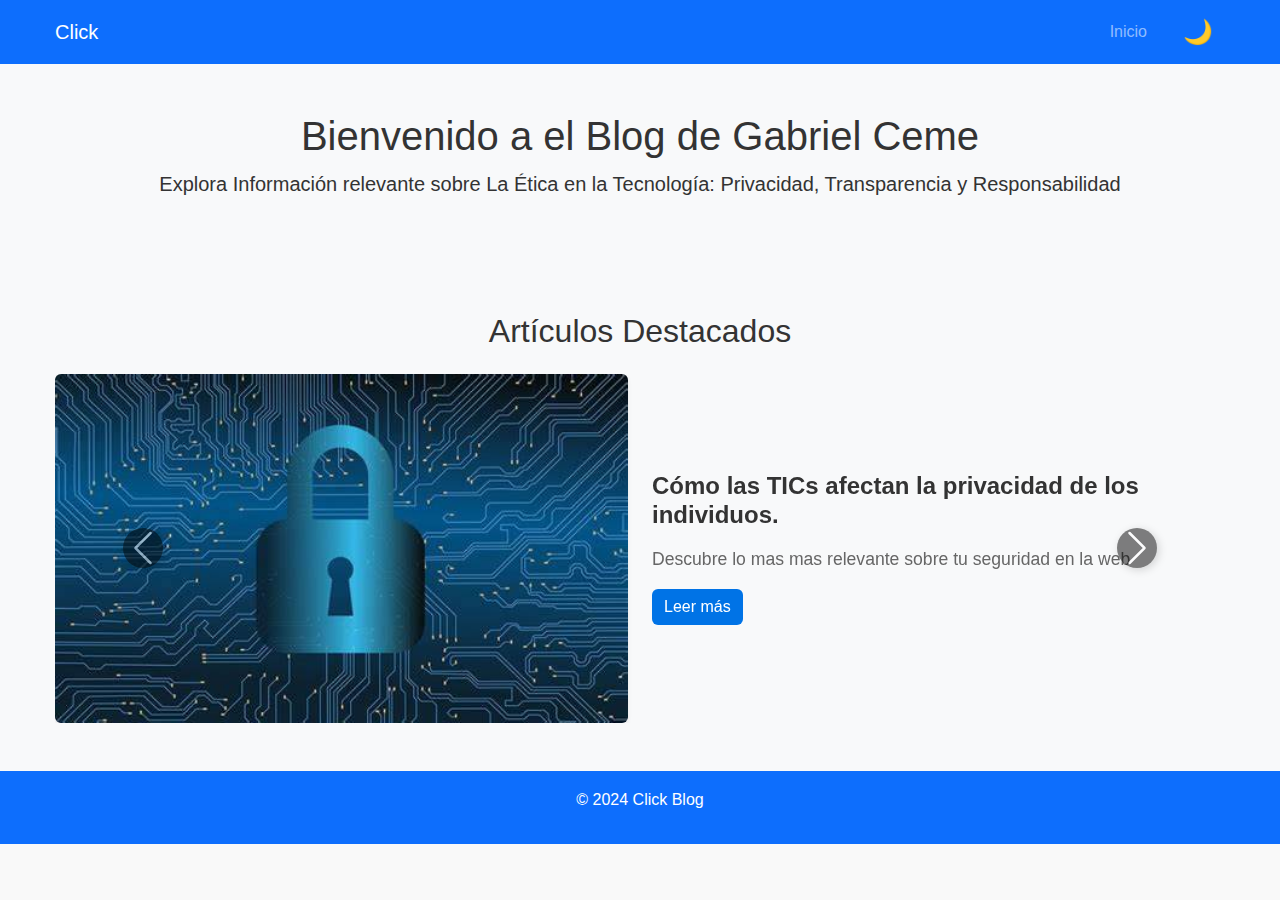
<file: index.html>
<!DOCTYPE html>
<html lang="en">
<head>
  <meta charset="UTF-8">
  <meta name="viewport" content="width=device-width, initial-scale=1.0">
  <title>Click Blog</title>
  <link href="https://cdn.jsdelivr.net/npm/bootstrap@5.3.0-alpha1/dist/css/bootstrap.min.css" rel="stylesheet">
  <link rel="stylesheet" href="styles.css">
</head>
<body>

<!-- Encabezado -->
<nav class="navbar navbar-expand-lg navbar-dark bg-primary sticky-top">
  <div class="container">
    <a class="navbar-brand" href="#">Click</a>
    <button class="navbar-toggler" type="button" data-bs-toggle="collapse" data-bs-target="#navbarNav" aria-controls="navbarNav" aria-expanded="false" aria-label="Toggle navigation">
      <span class="navbar-toggler-icon"></span>
    </button>
    <div class="collapse navbar-collapse" id="navbarNav">
      <ul class="navbar-nav ms-auto">
        <li class="nav-item"><a class="nav-link" href="#home">Inicio</a></li>
      </ul>
      <button class="btn btn-outline-light ms-3" id="theme-toggle">🌙</button>
    </div>
  </div>
</nav>

<!-- Hero Section -->
<section id="home" class="bg-light text-center py-5">
  <div class="container">
    <h1>Bienvenido a el Blog de Gabriel Ceme</h1>
    <p class="lead">Explora Información relevante sobre La Ética en la Tecnología: Privacidad, Transparencia y Responsabilidad</p>
  </div>
</section>

<!-- Artículos -->
<section id="articles" class="py-5 bg-light">
  <div class="container">
    <h2 class="text-center mb-4">Artículos Destacados</h2>
    <div id="articlesCarousel" class="carousel slide" data-bs-ride="carousel">
      <div class="carousel-inner">
        <!-- Artículo 1 -->
        <div class="carousel-item active">
          <div class="row align-items-center">
            <div class="col-md-6">
              <img src="imagenes/seguridad2.jpg" class="d-block w-100 rounded shadow-sm" alt="Artículo 1">
            </div>
            <div class="col-md-6">
              <h3>Cómo las TICs afectan la privacidad de los individuos.</h3>
              <p>Descubre lo mas mas relevante sobre tu seguridad en la web</p>
              <a href="articulo1.html" class="btn btn-primary">Leer más</a>
            </div>
          </div>
        </div>
        <!-- Artículo 2 -->
        <div class="carousel-item">
          <div class="row align-items-center">
            <div class="col-md-6">
              <img src="imagenes/gdpr2.jpg" class="d-block w-100 rounded shadow-sm" alt="Artículo 2">
            </div>
            <div class="col-md-6">
              <h3>El papel de las leyes y regulaciones sobre la protección de datos (como GDPR).</h3>
              <p>La ley que te protege mientras navegas!</p>
              <a href="articulo2.html" class="btn btn-primary">Leer más</a>
            </div>
          </div>
        </div>
        <!-- Artículo 3 -->
        <div class="carousel-item">
          <div class="row align-items-center">
            <div class="col-md-6">
              <img src="imagenes/algoritmo1.jpg" class="d-block w-100 rounded shadow-sm" alt="Artículo 3">
            </div>
            <div class="col-md-6">
              <h3>El impacto de las decisiones algorítmicas y la transparencia en los sistemas tecnológicos.
                 </h3>
              <p>¿Cómo afectan los algoritmos tu vida? Descubre la importancia de la transparencia y la ética en las decisiones tecnológicas para un futuro más justo y confiable.</p>
              <a href="articulo3.html" class="btn btn-primary">Leer más</a>
            </div>
          </div>
        </div>
      </div>
      <!-- Controles del Carrusel -->
      <button class="carousel-control-prev" type="button" data-bs-target="#articlesCarousel" data-bs-slide="prev">
        <span class="carousel-control-prev-icon" aria-hidden="true"></span>
        <span class="visually-hidden">Anterior</span>
      </button>
      <button class="carousel-control-next" type="button" data-bs-target="#articlesCarousel" data-bs-slide="next">
        <span class="carousel-control-next-icon" aria-hidden="true"></span>
        <span class="visually-hidden">Siguiente</span>
      </button>
    </div>
  </div>
</section>

<!-- Footer -->
<footer class="bg-primary text-white text-center py-3">
  <p>&copy; 2024 Click Blog</p>
</footer>

<script src="https://cdn.jsdelivr.net/npm/bootstrap@5.3.0-alpha1/dist/js/bootstrap.bundle.min.js"></script>
<script src="scripts.js"></script>
</body>
</html>
</file>
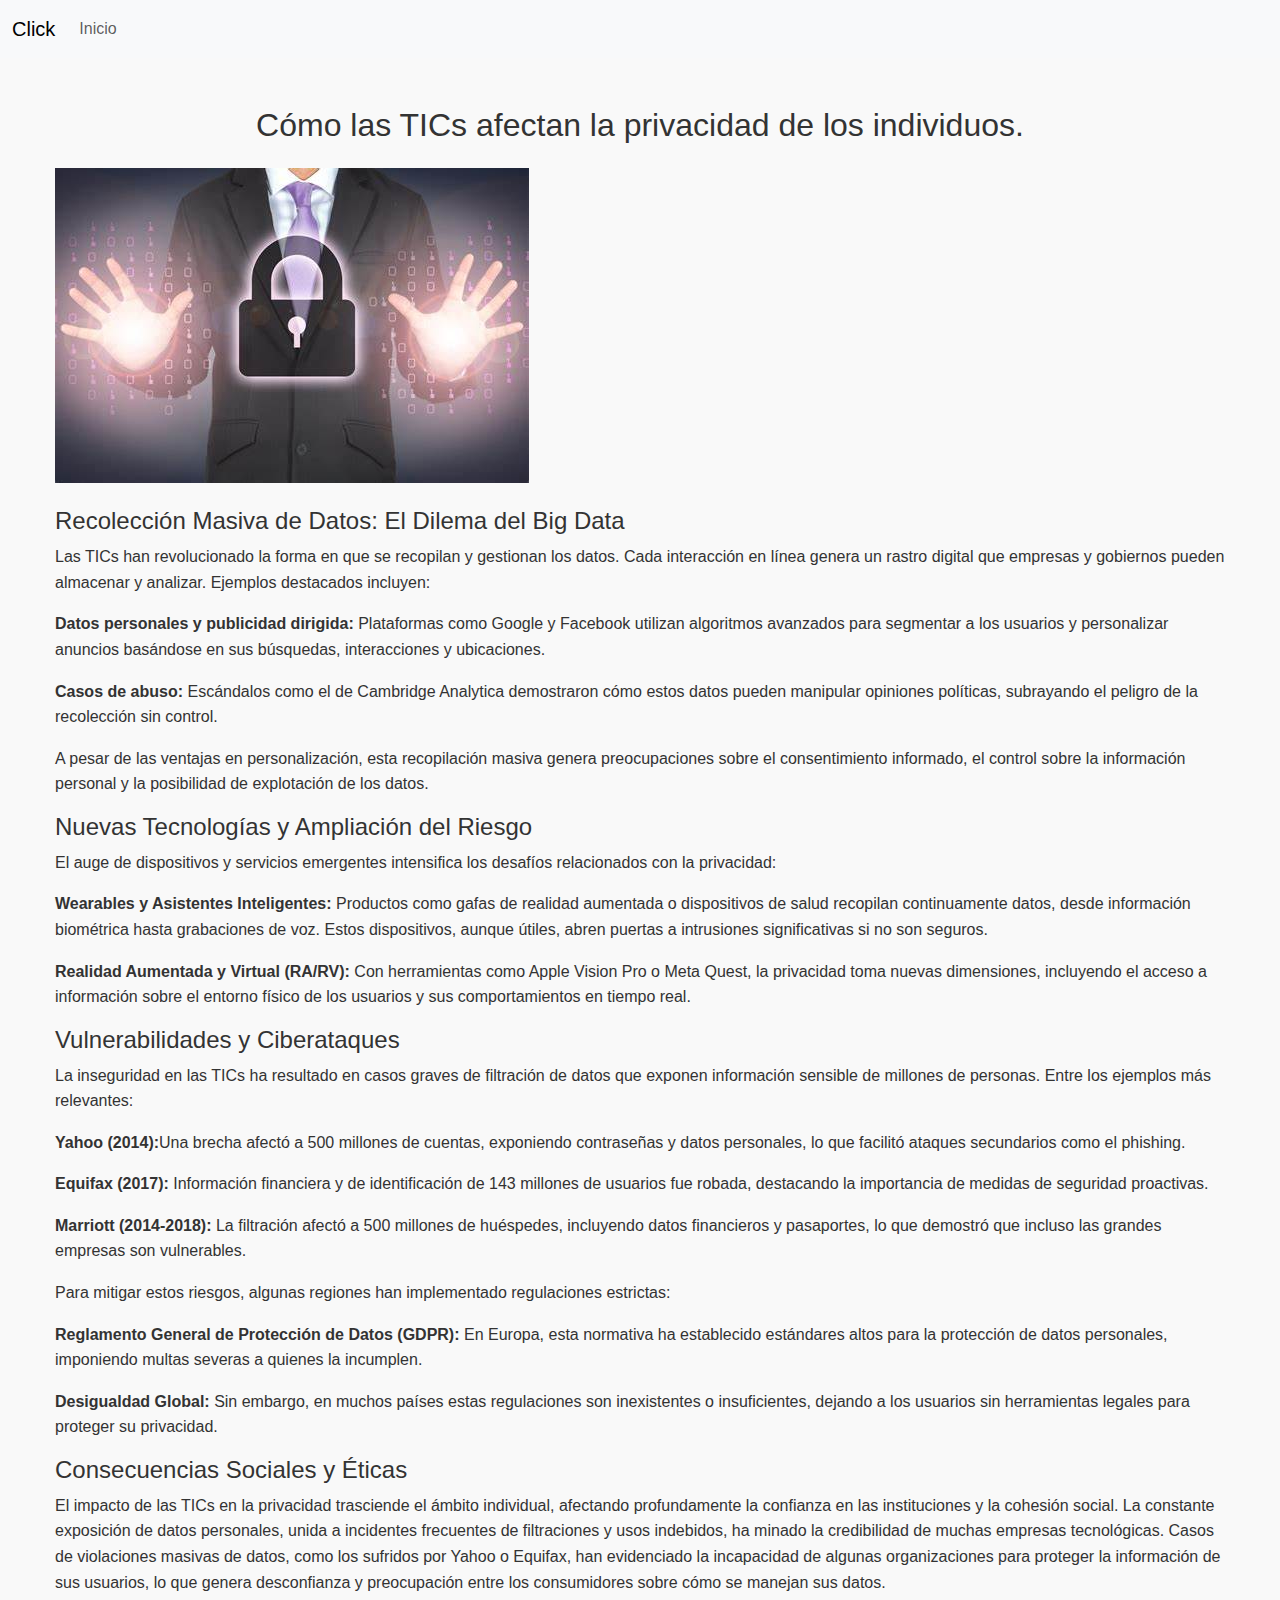
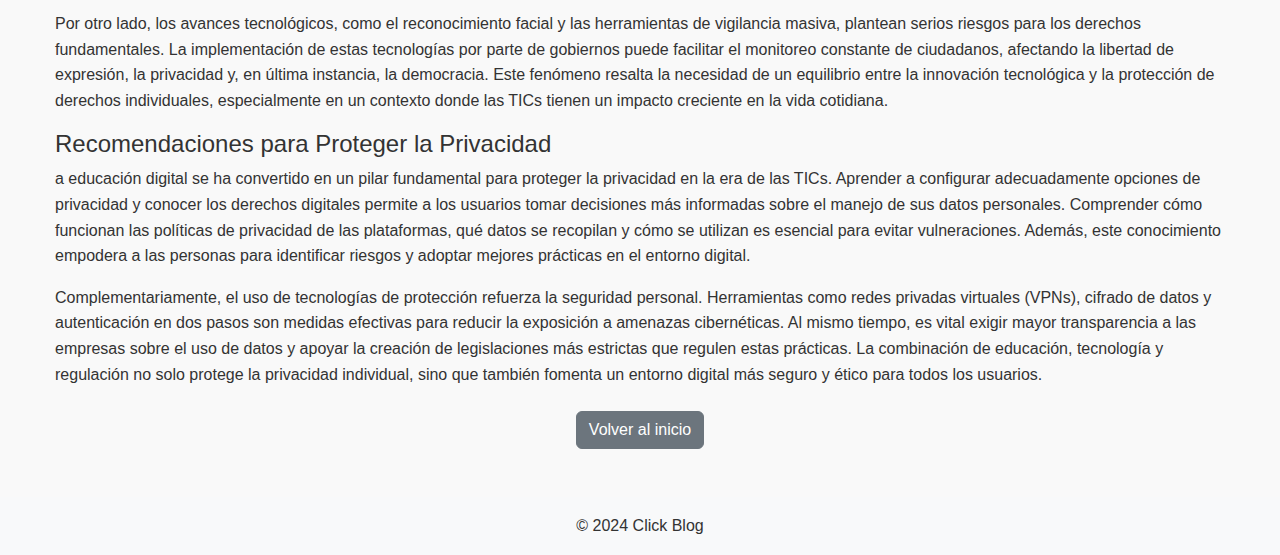
<file: articulo1.html>
<!DOCTYPE html>
<html lang="es">
<head>
  <meta charset="UTF-8">
  <meta name="viewport" content="width=device-width, initial-scale=1.0">
  <title>Seguridad del Individuo</title>
  <link href="https://cdn.jsdelivr.net/npm/bootstrap@5.3.0-alpha1/dist/css/bootstrap.min.css" rel="stylesheet">
  <link rel="stylesheet" href="styles.css">
</head>
<body>

  <!-- Barra de navegación -->
  <nav class="navbar navbar-expand-lg navbar-light bg-light">
    <div class="container-fluid">
      <a class="navbar-brand" href="#">Click</a>
      <button class="navbar-toggler" type="button" data-bs-toggle="collapse" data-bs-target="#navbarNav" aria-controls="navbarNav" aria-expanded="false" aria-label="Toggle navigation">
        <span class="navbar-toggler-icon"></span>
      </button>
      <div class="collapse navbar-collapse" id="navbarNav">
        <ul class="navbar-nav">
          <li class="nav-item">
            <a class="nav-link" href="index.html">Inicio</a>
          </li>
        </ul>
      </div>
    </div>
  </nav>

  <!-- Contenido del artículo -->
  <section class="container py-5">
    <h2 class="text-center mb-4">Cómo las TICs afectan la privacidad de los individuos.</h2>
    
    <div class="article-content">
      <img src="imagenes/seguridad1.jpg" class="img-fluid" alt="Avances científicos">
      <p class="mt-4">
       <h4>Recolección Masiva de Datos: El Dilema del Big Data</h4>

       <p>Las TICs han revolucionado la forma en que se recopilan y gestionan los datos. Cada interacción en línea genera un rastro digital que empresas y gobiernos pueden almacenar y analizar. Ejemplos destacados incluyen:</p>

       <p><strong>Datos personales y publicidad dirigida:</strong> Plataformas como Google y Facebook utilizan algoritmos avanzados para segmentar a los usuarios y personalizar anuncios basándose en sus búsquedas, interacciones y ubicaciones.</p>

        <p><strong>Casos de abuso:</strong> Escándalos como el de Cambridge Analytica demostraron cómo estos datos pueden manipular opiniones políticas, subrayando el peligro de la recolección sin control.</p>

        <p>A pesar de las ventajas en personalización, esta recopilación masiva genera preocupaciones sobre el consentimiento informado, el control sobre la información personal y la posibilidad de explotación de los datos.
       </p>

       <h4>Nuevas Tecnologías y Ampliación del Riesgo</h4>
       <p>El auge de dispositivos y servicios emergentes intensifica los desafíos relacionados con la privacidad:</p>
       <p><strong>Wearables y Asistentes Inteligentes:</strong> Productos como gafas de realidad aumentada o dispositivos de salud recopilan continuamente datos, desde información biométrica hasta grabaciones de voz. Estos dispositivos, aunque útiles, abren puertas a intrusiones significativas si no son seguros.</p>
       <p><strong>Realidad Aumentada y Virtual (RA/RV):</strong> Con herramientas como Apple Vision Pro o Meta Quest, la privacidad toma nuevas dimensiones, incluyendo el acceso a información sobre el entorno físico de los usuarios y sus comportamientos en tiempo real. 
       </p>
          <h4>Vulnerabilidades y Ciberataques</h4>
       <p>La inseguridad en las TICs ha resultado en casos graves de filtración de datos que exponen información sensible de millones de personas. Entre los ejemplos más relevantes:</p>
       <p><strong>Yahoo (2014):</strong>Una brecha afectó a 500 millones de cuentas, exponiendo contraseñas y datos personales, lo que facilitó ataques secundarios como el phishing.</p>
       <p><strong>Equifax (2017):</strong> Información financiera y de identificación de 143 millones de usuarios fue robada, destacando la importancia de medidas de seguridad proactivas.
       </p>
       <p><strong>Marriott (2014-2018):</strong> La filtración afectó a 500 millones de huéspedes, incluyendo datos financieros y pasaportes, lo que demostró que incluso las grandes empresas son vulnerables.
       </p>
       <p>Para mitigar estos riesgos, algunas regiones han implementado regulaciones estrictas:</p>
       <p><strong>Reglamento General de Protección de Datos (GDPR):</strong> En Europa, esta normativa ha establecido estándares altos para la protección de datos personales, imponiendo multas severas a quienes la incumplen.</p>
       <p><strong>Desigualdad Global:</strong> Sin embargo, en muchos países estas regulaciones son inexistentes o insuficientes, dejando a los usuarios sin herramientas legales para proteger su privacidad.</p>
       <h4> Consecuencias Sociales y Éticas</h4>
       <p>El impacto de las TICs en la privacidad trasciende el ámbito individual, afectando profundamente la confianza en las instituciones y la cohesión social. La constante exposición de datos personales, unida a incidentes frecuentes de filtraciones y usos indebidos, ha minado la credibilidad de muchas empresas tecnológicas. Casos de violaciones masivas de datos, como los sufridos por Yahoo o Equifax, han evidenciado la incapacidad de algunas organizaciones para proteger la información de sus usuarios, lo que genera desconfianza y preocupación entre los consumidores sobre cómo se manejan sus datos.</p>
       <p>Por otro lado, los avances tecnológicos, como el reconocimiento facial y las herramientas de vigilancia masiva, plantean serios riesgos para los derechos fundamentales. La implementación de estas tecnologías por parte de gobiernos puede facilitar el monitoreo constante de ciudadanos, afectando la libertad de expresión, la privacidad y, en última instancia, la democracia. Este fenómeno resalta la necesidad de un equilibrio entre la innovación tecnológica y la protección de derechos individuales, especialmente en un contexto donde las TICs tienen un impacto creciente en la vida cotidiana.</p>
       <h4>Recomendaciones para Proteger la Privacidad</h4>
       <p>a educación digital se ha convertido en un pilar fundamental para proteger la privacidad en la era de las TICs. Aprender a configurar adecuadamente opciones de privacidad y conocer los derechos digitales permite a los usuarios tomar decisiones más informadas sobre el manejo de sus datos personales. Comprender cómo funcionan las políticas de privacidad de las plataformas, qué datos se recopilan y cómo se utilizan es esencial para evitar vulneraciones. Además, este conocimiento empodera a las personas para identificar riesgos y adoptar mejores prácticas en el entorno digital.</p>
       <p>Complementariamente, el uso de tecnologías de protección refuerza la seguridad personal. Herramientas como redes privadas virtuales (VPNs), cifrado de datos y autenticación en dos pasos son medidas efectivas para reducir la exposición a amenazas cibernéticas. Al mismo tiempo, es vital exigir mayor transparencia a las empresas sobre el uso de datos y apoyar la creación de legislaciones más estrictas que regulen estas prácticas. La combinación de educación, tecnología y regulación no solo protege la privacidad individual, sino que también fomenta un entorno digital más seguro y ético para todos los usuarios.</p>

    </div>
    
    <div class="text-center mt-4">
      <a href="index.html" class="btn btn-secondary">Volver al inicio</a> <!-- Botón para regresar al inicio -->
    </div>
  </section>

  <!-- Footer -->
  <footer class="bg-light py-3">
    <p class="text-center mb-0">&copy; 2024 Click Blog</p>
  </footer>

  <!-- Bootstrap JS -->
  <script src="https://cdn.jsdelivr.net/npm/@popperjs/core@2.11.6/dist/umd/popper.min.js"></script>
  <script src="https://cdn.jsdelivr.net/npm/bootstrap@5.3.0-alpha1/dist/js/bootstrap.min.js"></script>

</body>
</html>
</file>
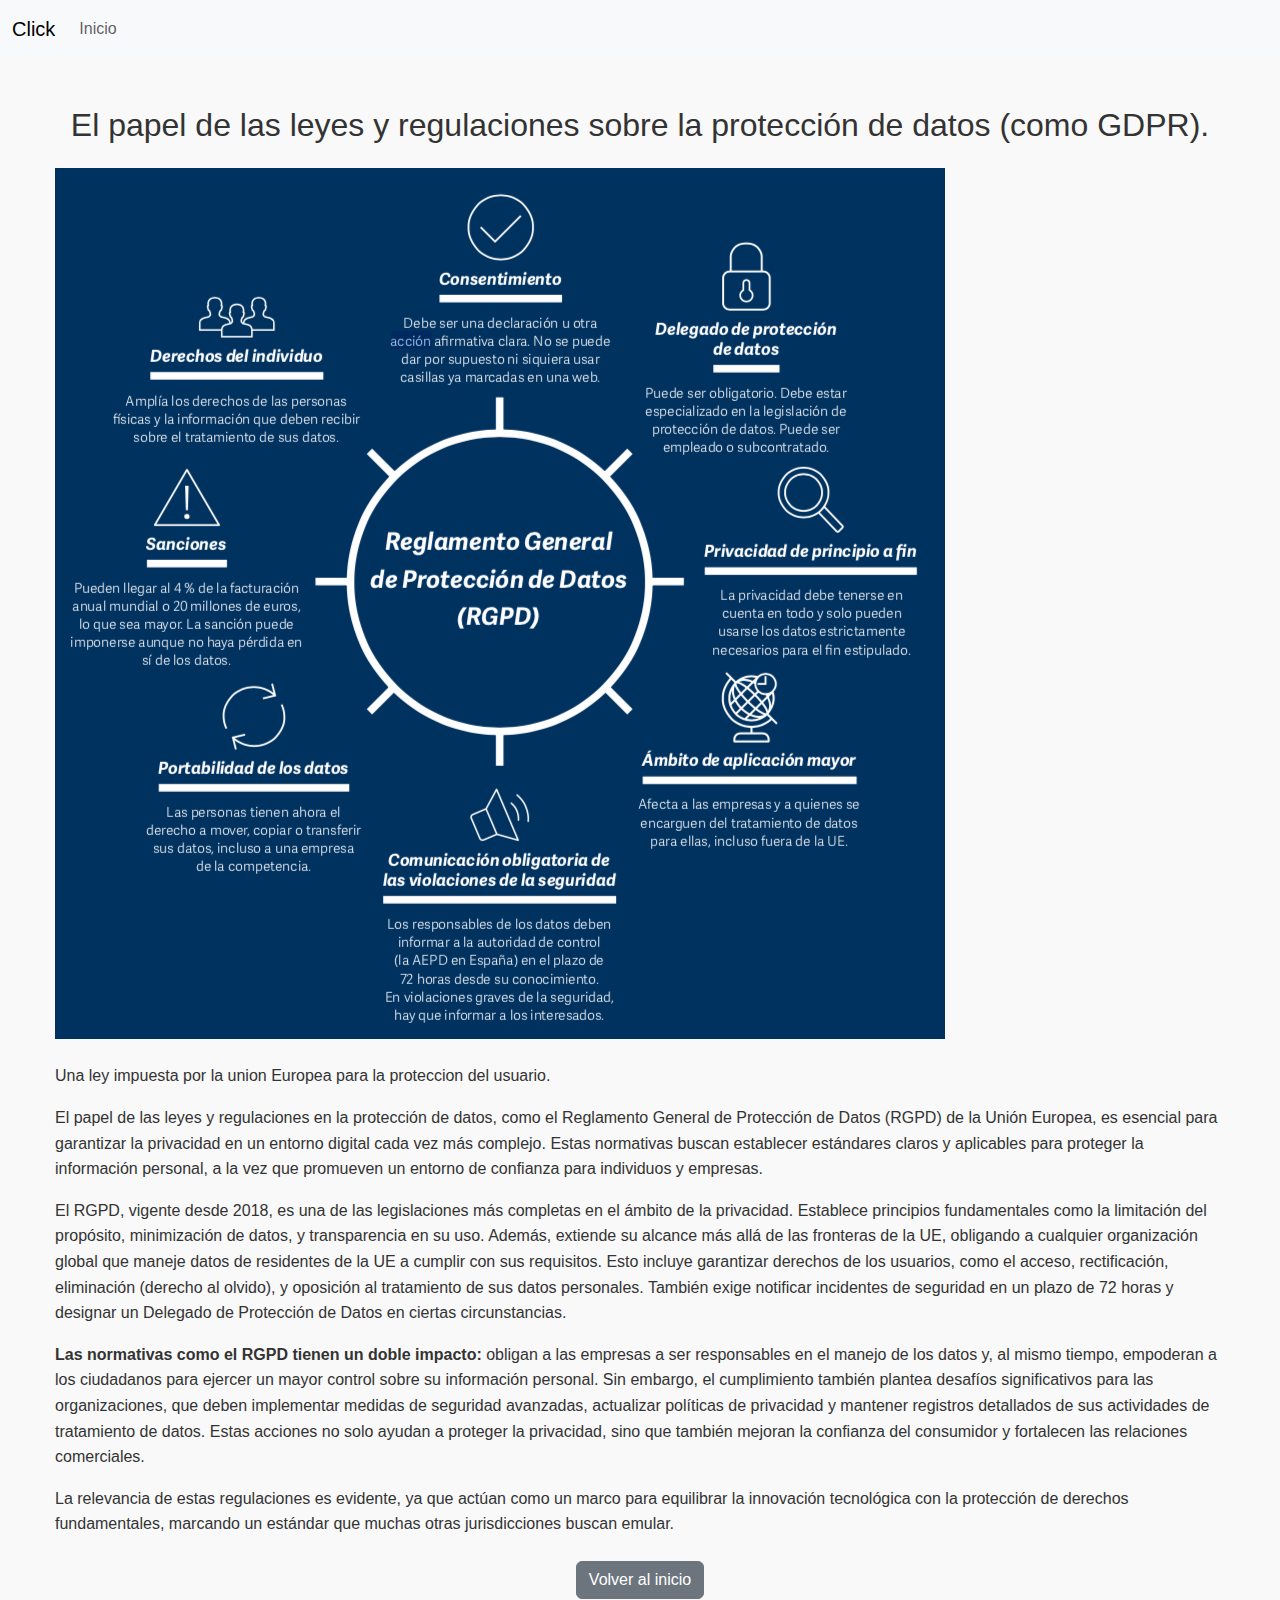
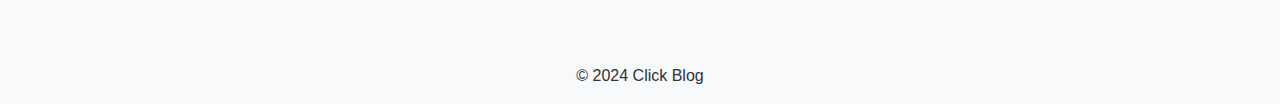
<file: articulo2.html>
<!DOCTYPE html>
<html lang="es">
<head>
  <meta charset="UTF-8">
  <meta name="viewport" content="width=device-width, initial-scale=1.0">
  <title>Ley GDPR</title>
  <link href="https://cdn.jsdelivr.net/npm/bootstrap@5.3.0-alpha1/dist/css/bootstrap.min.css" rel="stylesheet">
  <link rel="stylesheet" href="styles.css">
</head>
<body>

  <!-- Barra de navegación -->
  <nav class="navbar navbar-expand-lg navbar-light bg-light">
    <div class="container-fluid">
      <a class="navbar-brand" href="#">Click</a>
      <button class="navbar-toggler" type="button" data-bs-toggle="collapse" data-bs-target="#navbarNav" aria-controls="navbarNav" aria-expanded="false" aria-label="Toggle navigation">
        <span class="navbar-toggler-icon"></span>
      </button>
      <div class="collapse navbar-collapse" id="navbarNav">
        <ul class="navbar-nav">
          <li class="nav-item">
            <a class="nav-link" href="index.html">Inicio</a>
          </li>
        </ul>
      </div>
    </div>
  </nav>

  <!-- Contenido del artículo -->
  <section class="container py-5">
    <h2 class="text-center mb-4">El papel de las leyes y regulaciones sobre la protección de datos (como GDPR).</h2>
    
    <div class="article-content">
      <img src="imagenes/gdpr1.png" class="img-fluid" alt="Avances científicos">
      <p class="mt-4">
        Una ley impuesta por la union Europea para la proteccion del usuario.
        <!-- Aquí puedes poner el contenido completo del artículo -->
      </p>
      <p>
        El papel de las leyes y regulaciones en la protección de datos, como el Reglamento General de Protección de Datos (RGPD) de la Unión Europea, es esencial para garantizar la privacidad en un entorno digital cada vez más complejo. Estas normativas buscan establecer estándares claros y aplicables para proteger la información personal, a la vez que promueven un entorno de confianza para individuos y empresas.
      </p>
      <p>
        El RGPD, vigente desde 2018, es una de las legislaciones más completas en el ámbito de la privacidad. Establece principios fundamentales como la limitación del propósito, minimización de datos, y transparencia en su uso. Además, extiende su alcance más allá de las fronteras de la UE, obligando a cualquier organización global que maneje datos de residentes de la UE a cumplir con sus requisitos. Esto incluye garantizar derechos de los usuarios, como el acceso, rectificación, eliminación (derecho al olvido), y oposición al tratamiento de sus datos personales. También exige notificar incidentes de seguridad en un plazo de 72 horas y designar un Delegado de Protección de Datos en ciertas circunstancias.
      </p>
      <p><strong>Las normativas como el RGPD tienen un doble impacto:</strong> obligan a las empresas a ser responsables en el manejo de los datos y, al mismo tiempo, empoderan a los ciudadanos para ejercer un mayor control sobre su información personal. Sin embargo, el cumplimiento también plantea desafíos significativos para las organizaciones, que deben implementar medidas de seguridad avanzadas, actualizar políticas de privacidad y mantener registros detallados de sus actividades de tratamiento de datos. Estas acciones no solo ayudan a proteger la privacidad, sino que también mejoran la confianza del consumidor y fortalecen las relaciones comerciales.</p>
      <p>La relevancia de estas regulaciones es evidente, ya que actúan como un marco para equilibrar la innovación tecnológica con la protección de derechos fundamentales, marcando un estándar que muchas otras jurisdicciones buscan emular.</p>


    </div>
    
    <div class="text-center mt-4">
      <a href="index.html" class="btn btn-secondary">Volver al inicio</a> <!-- Botón para regresar al inicio -->
    </div>
  </section>

  <!-- Footer -->
  <footer class="bg-light py-3">
    <p class="text-center mb-0">&copy; 2024 Click Blog</p>
  </footer>

  <!-- Bootstrap JS -->
  <script src="https://cdn.jsdelivr.net/npm/@popperjs/core@2.11.6/dist/umd/popper.min.js"></script>
  <script src="https://cdn.jsdelivr.net/npm/bootstrap@5.3.0-alpha1/dist/js/bootstrap.min.js"></script>

</body>
</html>
</file>
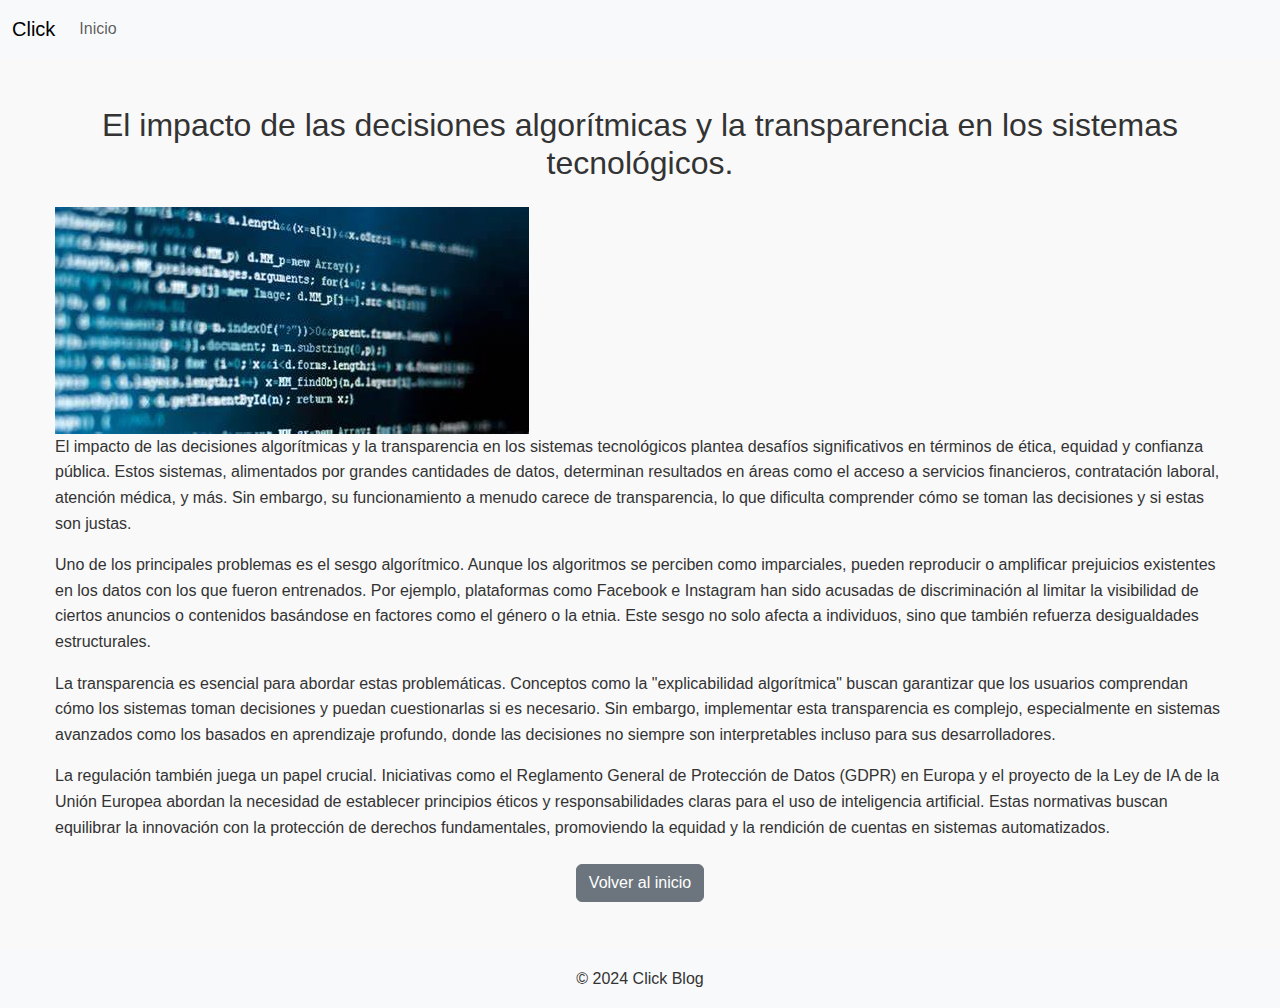
<file: articulo3.html>
<!DOCTYPE html>
<html lang="es">
<head>
  <meta charset="UTF-8">
  <meta name="viewport" content="width=device-width, initial-scale=1.0">
  <title>El impacto de las decisiones algorítmicas y la transparencia en los sistemas tecnológicos.
</title>
  <link href="https://cdn.jsdelivr.net/npm/bootstrap@5.3.0-alpha1/dist/css/bootstrap.min.css" rel="stylesheet">
  <link rel="stylesheet" href="styles.css">
</head>
<body>

  <!-- Barra de navegación -->
  <nav class="navbar navbar-expand-lg navbar-light bg-light">
    <div class="container-fluid">
      <a class="navbar-brand" href="#">Click</a>
      <button class="navbar-toggler" type="button" data-bs-toggle="collapse" data-bs-target="#navbarNav" aria-controls="navbarNav" aria-expanded="false" aria-label="Toggle navigation">
        <span class="navbar-toggler-icon"></span>
      </button>
      <div class="collapse navbar-collapse" id="navbarNav">
        <ul class="navbar-nav">
          <li class="nav-item">
            <a class="nav-link" href="index.html">Inicio</a>
          </li>
        </ul>
      </div>
    </div>
  </nav>

  <!-- Contenido del artículo -->
  <section class="container py-5">
    <h2 class="text-center mb-4">El impacto de las decisiones algorítmicas y la transparencia en los sistemas tecnológicos.
</h2>
    
    <div class="article-content">
      <img src="imagenes/algoritmo2.jpg" class="img-fluid" alt="Avances científicos">
      <p>
        El impacto de las decisiones algorítmicas y la transparencia en los sistemas tecnológicos plantea desafíos significativos en términos de ética, equidad y confianza pública. Estos sistemas, alimentados por grandes cantidades de datos, determinan resultados en áreas como el acceso a servicios financieros, contratación laboral, atención médica, y más. Sin embargo, su funcionamiento a menudo carece de transparencia, lo que dificulta comprender cómo se toman las decisiones y si estas son justas.
      </p>
      <p>Uno de los principales problemas es el sesgo algorítmico. Aunque los algoritmos se perciben como imparciales, pueden reproducir o amplificar prejuicios existentes en los datos con los que fueron entrenados. Por ejemplo, plataformas como Facebook e Instagram han sido acusadas de discriminación al limitar la visibilidad de ciertos anuncios o contenidos basándose en factores como el género o la etnia. Este sesgo no solo afecta a individuos, sino que también refuerza desigualdades estructurales.</p>
      <p>La transparencia es esencial para abordar estas problemáticas. Conceptos como la "explicabilidad algorítmica" buscan garantizar que los usuarios comprendan cómo los sistemas toman decisiones y puedan cuestionarlas si es necesario. Sin embargo, implementar esta transparencia es complejo, especialmente en sistemas avanzados como los basados en aprendizaje profundo, donde las decisiones no siempre son interpretables incluso para sus desarrolladores.</p>
      <p>La regulación también juega un papel crucial. Iniciativas como el Reglamento General de Protección de Datos (GDPR) en Europa y el proyecto de la Ley de IA de la Unión Europea abordan la necesidad de establecer principios éticos y responsabilidades claras para el uso de inteligencia artificial. Estas normativas buscan equilibrar la innovación con la protección de derechos fundamentales, promoviendo la equidad y la rendición de cuentas en sistemas automatizados.</p>
      <p></p>
      
    </div>
    
    <div class="text-center mt-4">
      <a href="index.html" class="btn btn-secondary">Volver al inicio</a> <!-- Botón para regresar al inicio -->
    </div>
  </section>

  <!-- Footer -->
  <footer class="bg-light py-3">
    <p class="text-center mb-0">&copy; 2024 Click Blog</p>
  </footer>

  <!-- Bootstrap JS -->
  <script src="https://cdn.jsdelivr.net/npm/@popperjs/core@2.11.6/dist/umd/popper.min.js"></script>
  <script src="https://cdn.jsdelivr.net/npm/bootstrap@5.3.0-alpha1/dist/js/bootstrap.min.js"></script>

</body>
</html>
</file>
<file: styles.css>
/* Diseño general */
body {
  margin: 0;
  font-family: 'Arial', sans-serif;
  line-height: 1.6;
  background-color: #f9f9f9;
  color: #333;
  transition: background-color 0.3s, color 0.3s;
}

.container {
  max-width: 1200px;
  margin: auto;
  padding: 0 15px;
}

/* Encabezado */
header {
  background: #0073e6;
  color: white;
  padding: 20px 0;
  text-align: center;
  position: sticky;
  top: 0;
  z-index: 1000;
  box-shadow: 0 2px 5px rgba(0, 0, 0, 0.1);
  transition: background 0.3s;
}

header nav ul {
  list-style: none;
  padding: 0;
  display: flex;
  justify-content: center;
}

header nav ul li {
  margin: 0 15px;
}

header nav ul li a {
  color: white;
  text-decoration: none;
  font-weight: bold;
  transition: color 0.3s;
}

header nav ul li a:hover {
  color: #ffdd57;
}

#theme-toggle {
  background: none;
  border: none;
  color: white;
  cursor: pointer;
  font-size: 1.5rem;
}

/* Hero Section */
.hero {
  background: linear-gradient(45deg, #0073e6, #003580);
  color: white;
  text-align: center;
  padding: 50px 20px;
}

/* Botón flotante */
.back-to-top {
  position: fixed;
  bottom: 20px;
  right: 20px;
  background: #0073e6;
  color: white;
  border: none;
  padding: 10px 15px;
  border-radius: 50%;
  cursor: pointer;
  display: none;
}

/* Modo oscuro */
body.dark {
  background-color: #121212;
  color: #eee;
}

body.dark header {
  background: #1f1f1f;
}

body.dark .hero {
  background: linear-gradient(45deg, #2a2a2a, #000);
}

/* Personalización de la imagen del carrusel */
.carousel-inner img {
  max-height: 400px;
  object-fit: cover;
}

.carousel-item h3 {
  margin-bottom: 15px;
}

.carousel-item p {
  font-size: 1.1rem;
  color: #000;
}

/* Personalización de las flechas del carrusel */
.carousel-control-prev-icon,
.carousel-control-next-icon {
  background-color: black; /* Cambia el color a negro */
  border-radius: 50%;      /* Agrega un efecto redondeado */
  width: 40px;             /* Ajusta el tamaño */
  height: 40px;
}

.carousel-control-prev-icon::after,
.carousel-control-next-icon::after {
  content: "";             /* Elimina cualquier contenido adicional */
}

.carousel-control-prev,
.carousel-control-next {
  filter: drop-shadow(2px 2px 4px rgba(0, 0, 0, 0.3)); /* Agrega sombra para destacar */
}

/* Agregar estilo para los artículos destacados */
#articles .carousel-item h3 {
  font-size: 1.5rem;
  font-weight: bold;
  color: #333;
}

#articles .carousel-item p {
  font-size: 1.1rem;
  color: #666;
}

#articles .carousel-item .btn-primary {
  background-color: #0073e6;
  border: none;
  transition: background-color 0.3s;
}

#articles .carousel-item .btn-primary:hover {
  background-color: #005bb5;
}
</file>
